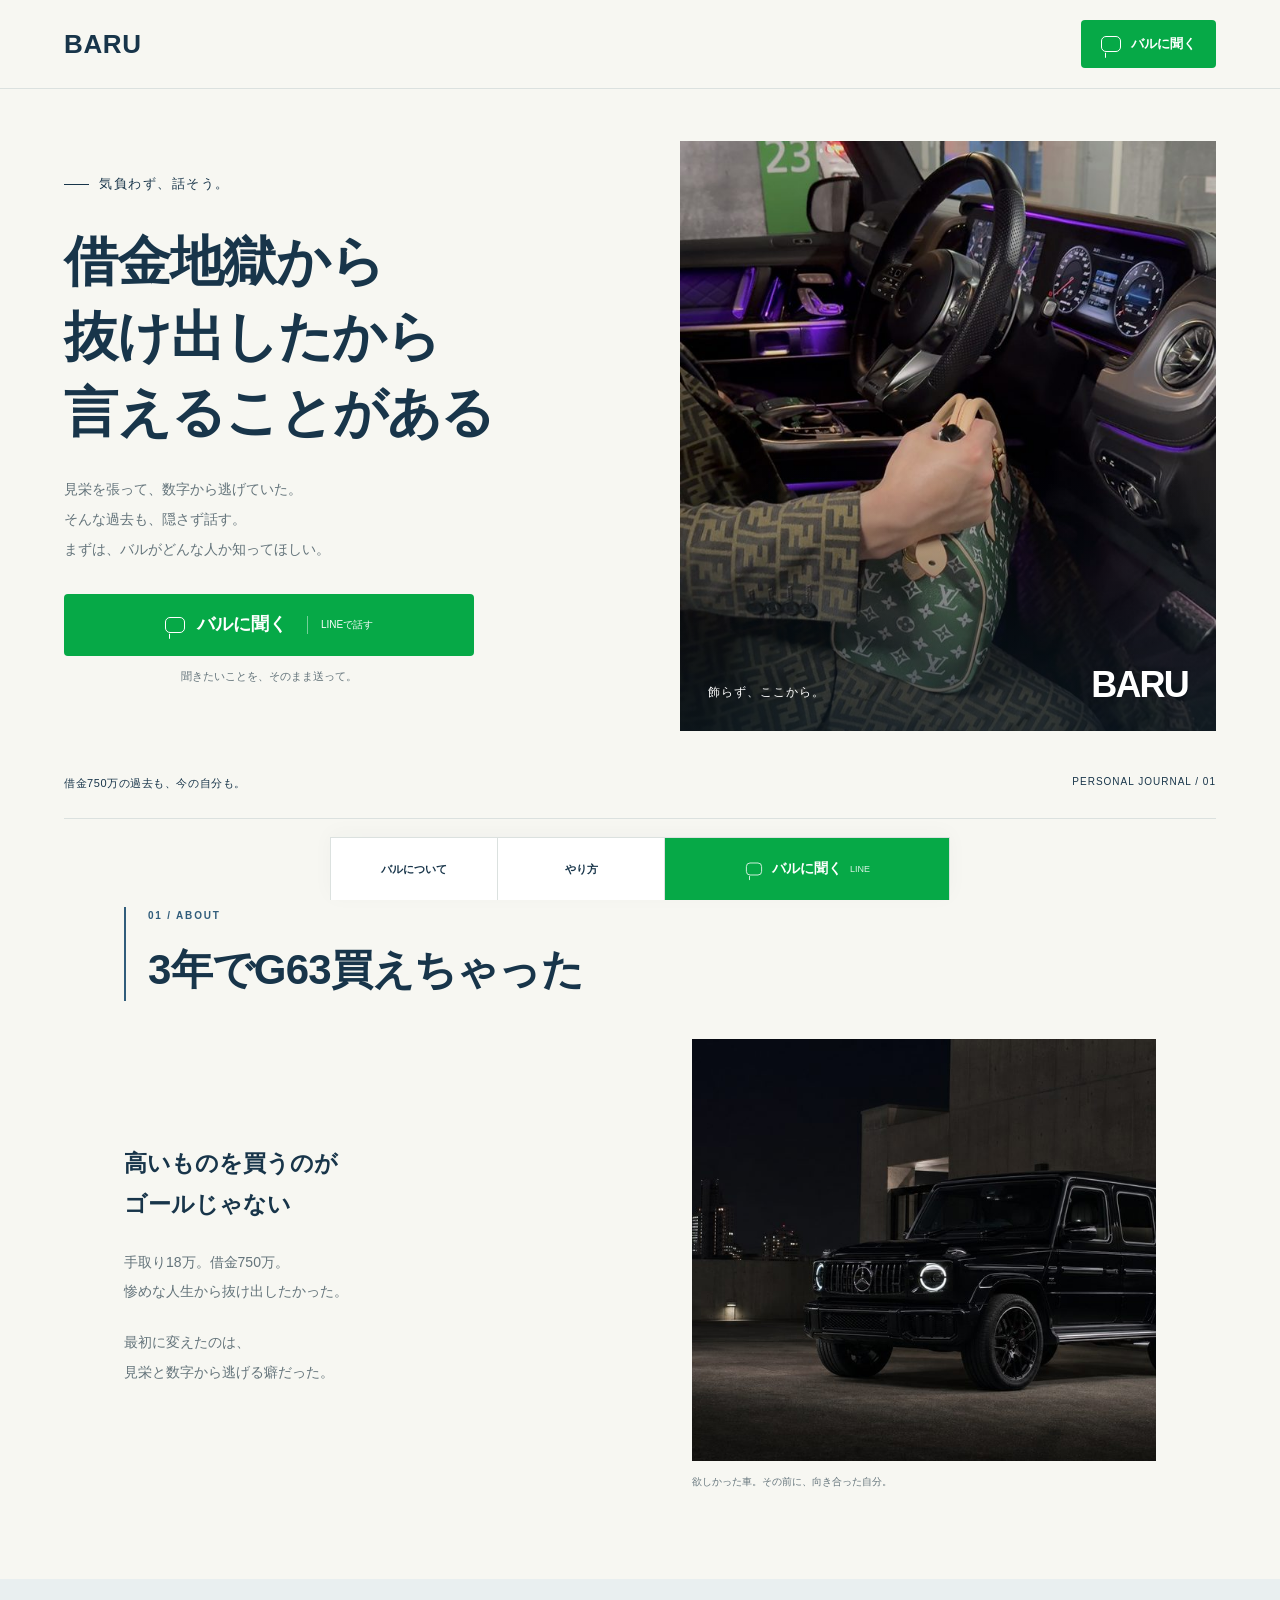
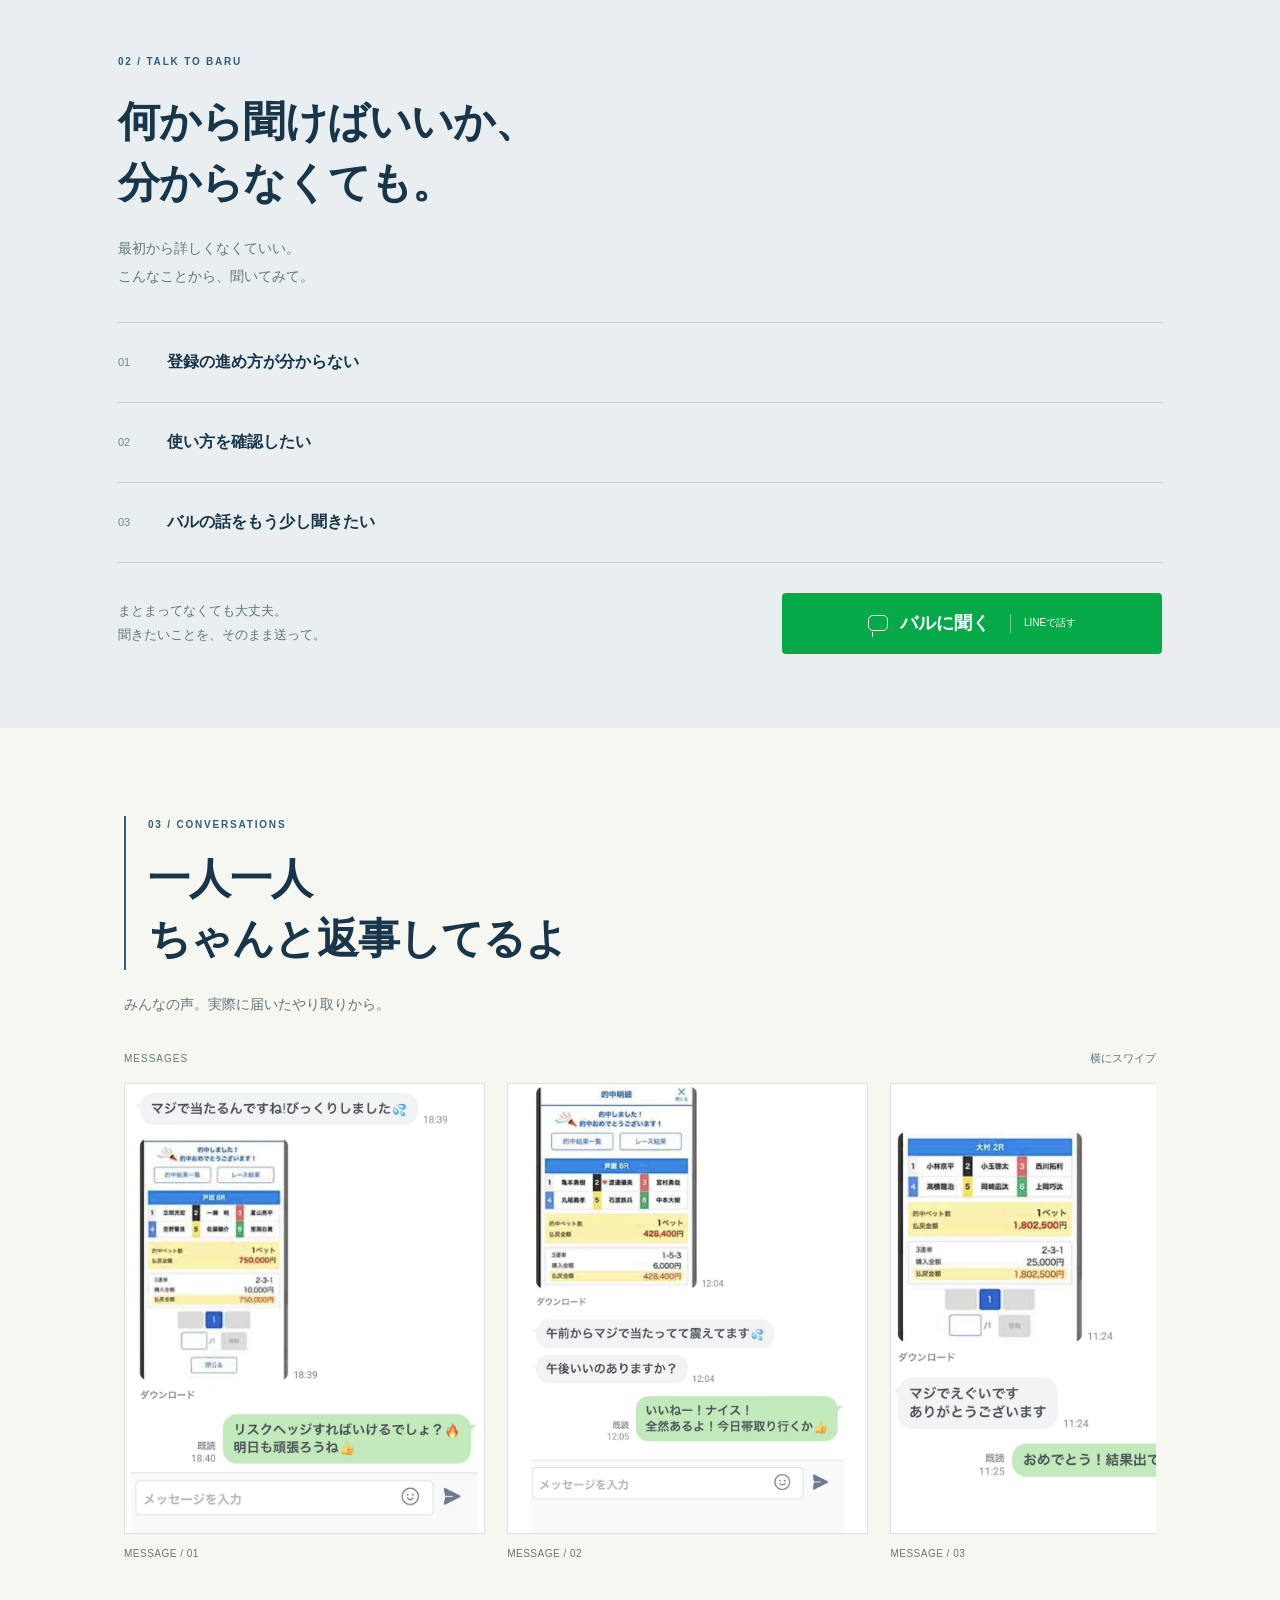
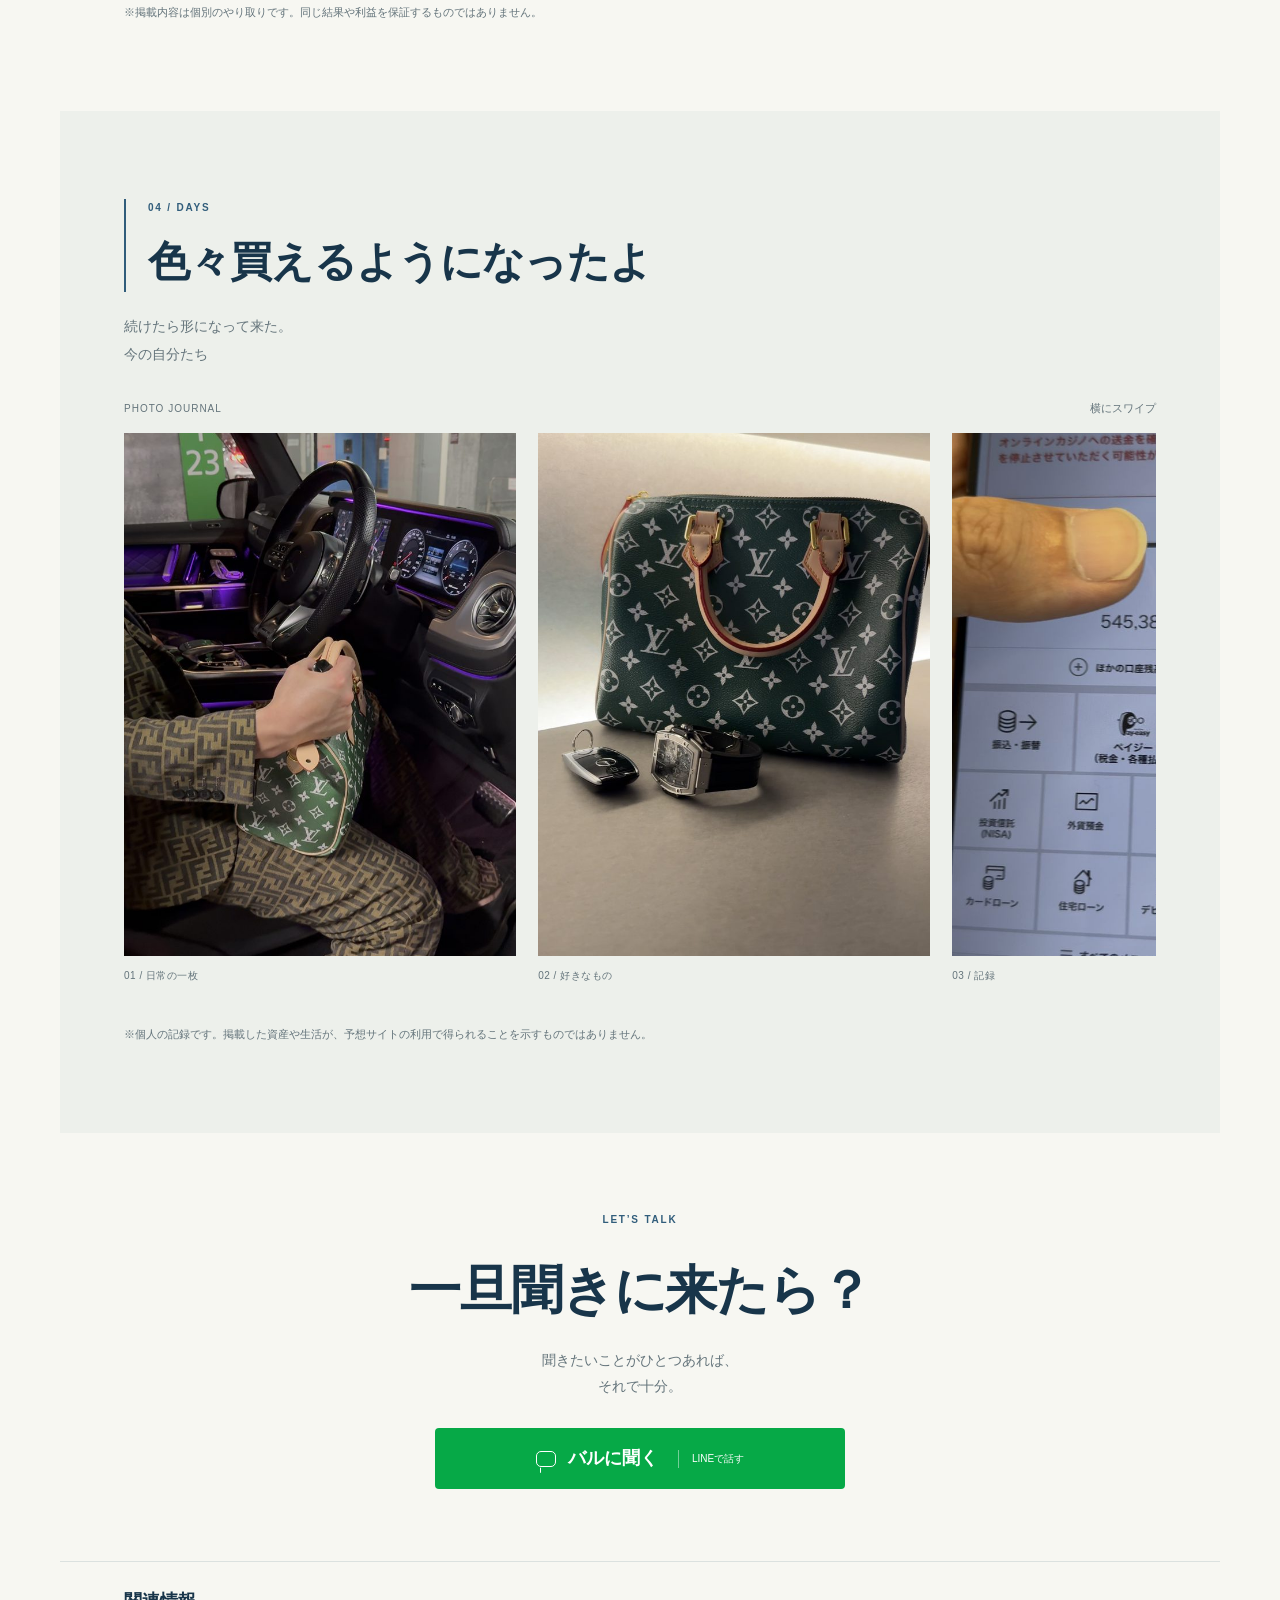
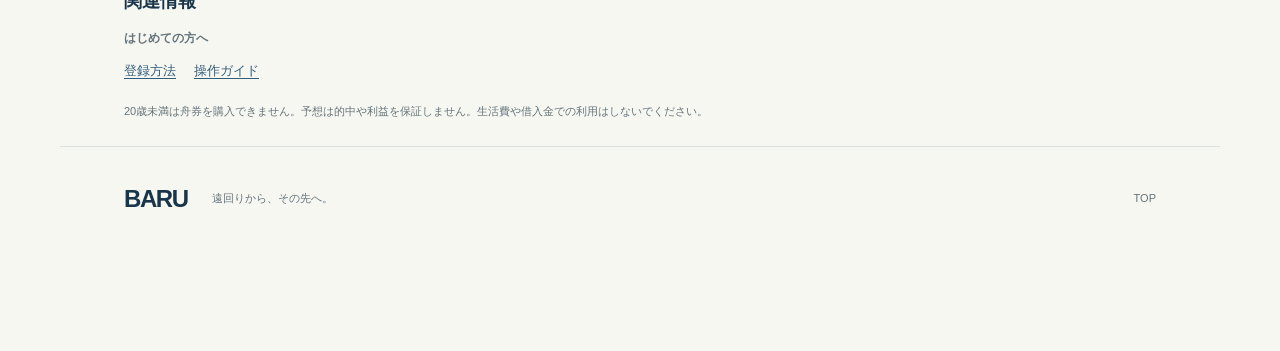
<file: index.html>
<!doctype html>
<html lang="ja">
<head>
<meta charset="utf-8">
<meta name="viewport" content="width=device-width, initial-scale=1">
<meta name="theme-color" content="#18354a">
<title>BARU | 借金地獄から抜け出したから言えることがある</title>
<meta name="description" content="借金750万。見栄と数字から逃げていたバルの記録。登録や使い方の分からないことは、LINEでバルに聞く。">
<link rel="stylesheet" href="./style.css?v=20261102-2">
<style>
  .question-examples{list-style:none;padding:0;margin-bottom:0}
  .question-examples li{display:grid;grid-template-columns:35px minmax(0,1fr);align-items:center;gap:14px;min-height:80px;padding:15px 0;border-bottom:1px solid #c8d2d4}
  .question-examples li>span{font:11px Arial,sans-serif;color:#74858a}
  @media(max-width:700px){.question-examples li{grid-template-columns:23px minmax(0,1fr);gap:9px;min-height:72px}}
  .section.related-section{padding-block:26px 24px;border-top:1px solid var(--border)}
  .related-section h2{font-size:18px;letter-spacing:0}
  .related-section h3{margin:12px 0 0;font-size:12px;color:var(--muted);font-weight:600}
  .related-section ul{display:flex;flex-wrap:wrap;gap:0 18px;list-style:none;margin:0;padding:0}
  .related-section a{display:inline-flex;align-items:center;min-height:44px;color:var(--blue);font-size:13px;text-decoration:underline;text-underline-offset:3px}
  .related-section .safety-note{margin-top:8px;font-size:11px}
</style>
</head>
<body>
<a class="skip-link" href="#main">本文へ</a>
<div class="site-shell">
<header class="site-header">
<a class="brand brand-wordmark" href="#top">BARU</a>
<a class="header-cta" href="https://lin.ee/6KYOaDb" target="_blank" rel="noopener"><span class="chat-icon" aria-hidden="true"></span>バルに聞く</a>
</header>
<main id="main">
<section class="hero" id="top" aria-labelledby="hero-title">
<div class="hero-text">
<p class="eyebrow">気負わず、話そう。</p>
<h1 id="hero-title">借金地獄から<br>抜け出したから<br>言えることがある</h1>
<p class="hero-copy">見栄を張って、数字から逃げていた。<br>そんな過去も、隠さず話す。<br>まずは、バルがどんな人か知ってほしい。</p>
<a class="primary-cta line-cta" href="https://lin.ee/6KYOaDb" target="_blank" rel="noopener"><span class="chat-icon" aria-hidden="true"></span>バルに聞く<span class="cta-platform">LINEで話す</span></a>
<p class="cta-note">聞きたいことを、そのまま送って。</p>
</div>
<figure class="hero-portrait">
<img src="./result-g63-interior.jpg" width="680" height="1200" alt="G63の車内で過ごすバル">
<figcaption><span>飾らず、ここから。</span><b>BARU</b></figcaption>
</figure>
<div class="hero-bottom"><span>借金750万の過去も、今の自分も。</span><span>PERSONAL JOURNAL / 01</span></div>
</section>

<section class="section about-section" id="about">
<div class="section-heading"><p class="label">01 / ABOUT</p><h2>3年でG63買えちゃった</h2></div>
<div class="about-layout">
<div class="story-copy"><p class="lead">高いものを買うのが<br>ゴールじゃない</p><p>手取り18万。借金750万。<br>惨めな人生から抜け出したかった。</p><p>最初に変えたのは、<br>見栄と数字から逃げる癖だった。</p></div>
<figure class="about-photo"><img src="./hero-g63-v2.jpg" loading="lazy" alt="夜のG63"><figcaption>欲しかった車。その前に、向き合った自分。</figcaption></figure>
</div>
</section>

<section class="section support-section" id="support">
<p class="label">02 / TALK TO BARU</p>
<h2>何から聞けばいいか、<br>分からなくても。</h2>
<p class="section-intro">最初から詳しくなくていい。<br>こんなことから、聞いてみて。</p>
<ul class="question-list question-examples">
<li><span aria-hidden="true">01</span><b>登録の進め方が分からない</b></li>
<li><span aria-hidden="true">02</span><b>使い方を確認したい</b></li>
<li><span aria-hidden="true">03</span><b>バルの話をもう少し聞きたい</b></li>
</ul>
<div class="support-bottom"><p>まとまってなくても大丈夫。<br>聞きたいことを、そのまま送って。</p><a class="primary-cta line-cta" href="https://lin.ee/6KYOaDb" target="_blank" rel="noopener"><span class="chat-icon" aria-hidden="true"></span>バルに聞く<span class="cta-platform">LINEで話す</span></a></div>
</section>

<section class="section voices-section" id="voices">
<div class="section-heading"><p class="label">03 / CONVERSATIONS</p><h2>一人一人<br>ちゃんと返事してるよ</h2></div>
<p class="section-intro">みんなの声。実際に届いたやり取りから。</p>
<div class="slider-heading"><span>MESSAGES</span><span>横にスワイプ</span></div>
<div class="voice-slider" tabindex="0" role="region" aria-label="みんなの声・横にスクロール">
<figure class="voice-card"><img src="./voice-hit-01.jpg" loading="lazy" alt="利用者とのLINEのやり取り 1"><figcaption>MESSAGE / 01</figcaption></figure>
<figure class="voice-card"><img src="./voice-hit-02.jpg" loading="lazy" alt="利用者とのLINEのやり取り 2"><figcaption>MESSAGE / 02</figcaption></figure>
<figure class="voice-card"><img src="./voice-hit-03.jpg" loading="lazy" alt="利用者とのLINEのやり取り 3"><figcaption>MESSAGE / 03</figcaption></figure>
<figure class="voice-card"><img src="./voice-hit-04.jpg" loading="lazy" alt="利用者とのLINEのやり取り 4"><figcaption>MESSAGE / 04</figcaption></figure>
</div>
<p class="safety-note">※掲載内容は個別のやり取りです。同じ結果や利益を保証するものではありません。</p>
</section>

<section class="section view-section" id="daily">
<div class="section-heading"><p class="label">04 / DAYS</p><h2>色々買えるようになったよ</h2></div>
<p class="section-intro">続けたら形になって来た。<br>今の自分たち</p>
<div class="slider-heading"><span>PHOTO JOURNAL</span><span>横にスワイプ</span></div>
<div class="result-slider" tabindex="0" role="region" aria-label="バルの日常写真・横にスクロール">
<figure class="result-card"><img src="./result-g63-interior.jpg" loading="lazy" alt="G63の車内"><figcaption>01 / 日常の一枚</figcaption></figure>
<figure class="result-card"><img src="./result-luxury-items.jpg" loading="lazy" alt="バッグと時計"><figcaption>02 / 好きなもの</figcaption></figure>
<figure class="result-card"><img src="./result-balance.jpg" loading="lazy" alt="残高画面"><figcaption>03 / 記録</figcaption></figure>
<figure class="result-card"><img src="./result-cash.jpg" loading="lazy" alt="現金の写真"><figcaption>04 / 記録</figcaption></figure>
</div>
<p class="safety-note">※個人の記録です。掲載した資産や生活が、予想サイトの利用で得られることを示すものではありません。</p>
</section>

<section class="section final-section">
<p class="label">LET’S TALK</p><h2>一旦聞きに来たら？</h2><p>聞きたいことがひとつあれば、<br>それで十分。</p>
<a class="primary-cta line-cta" href="https://lin.ee/6KYOaDb" target="_blank" rel="noopener"><span class="chat-icon" aria-hidden="true"></span>バルに聞く<span class="cta-platform">LINEで話す</span></a>
</section>

<section class="section related-section" id="turning" aria-labelledby="related-title">
  <h2 id="related-title">関連情報</h2>
  <h3 id="how">はじめての方へ</h3>
  <ul>
    <li><a href="./register.html">登録方法</a></li>
    <li><a href="./vote.html">操作ガイド</a></li>
  </ul>
  <p class="safety-note">20歳未満は舟券を購入できません。予想は的中や利益を保証しません。生活費や借入金での利用はしないでください。</p>
</section>
</main>
<footer class="footer"><b>BARU</b><span>遠回りから、その先へ。</span><a href="#top">TOP</a></footer>
</div>
<nav class="bottom-nav" aria-label="固定ナビ"><a href="#about">バルについて</a><a href="#how">やり方</a><a class="win" href="https://lin.ee/6KYOaDb" target="_blank" rel="noopener"><span class="chat-icon" aria-hidden="true"></span>バルに聞く<small>LINE</small></a></nav>
</body>
</html>
</file>
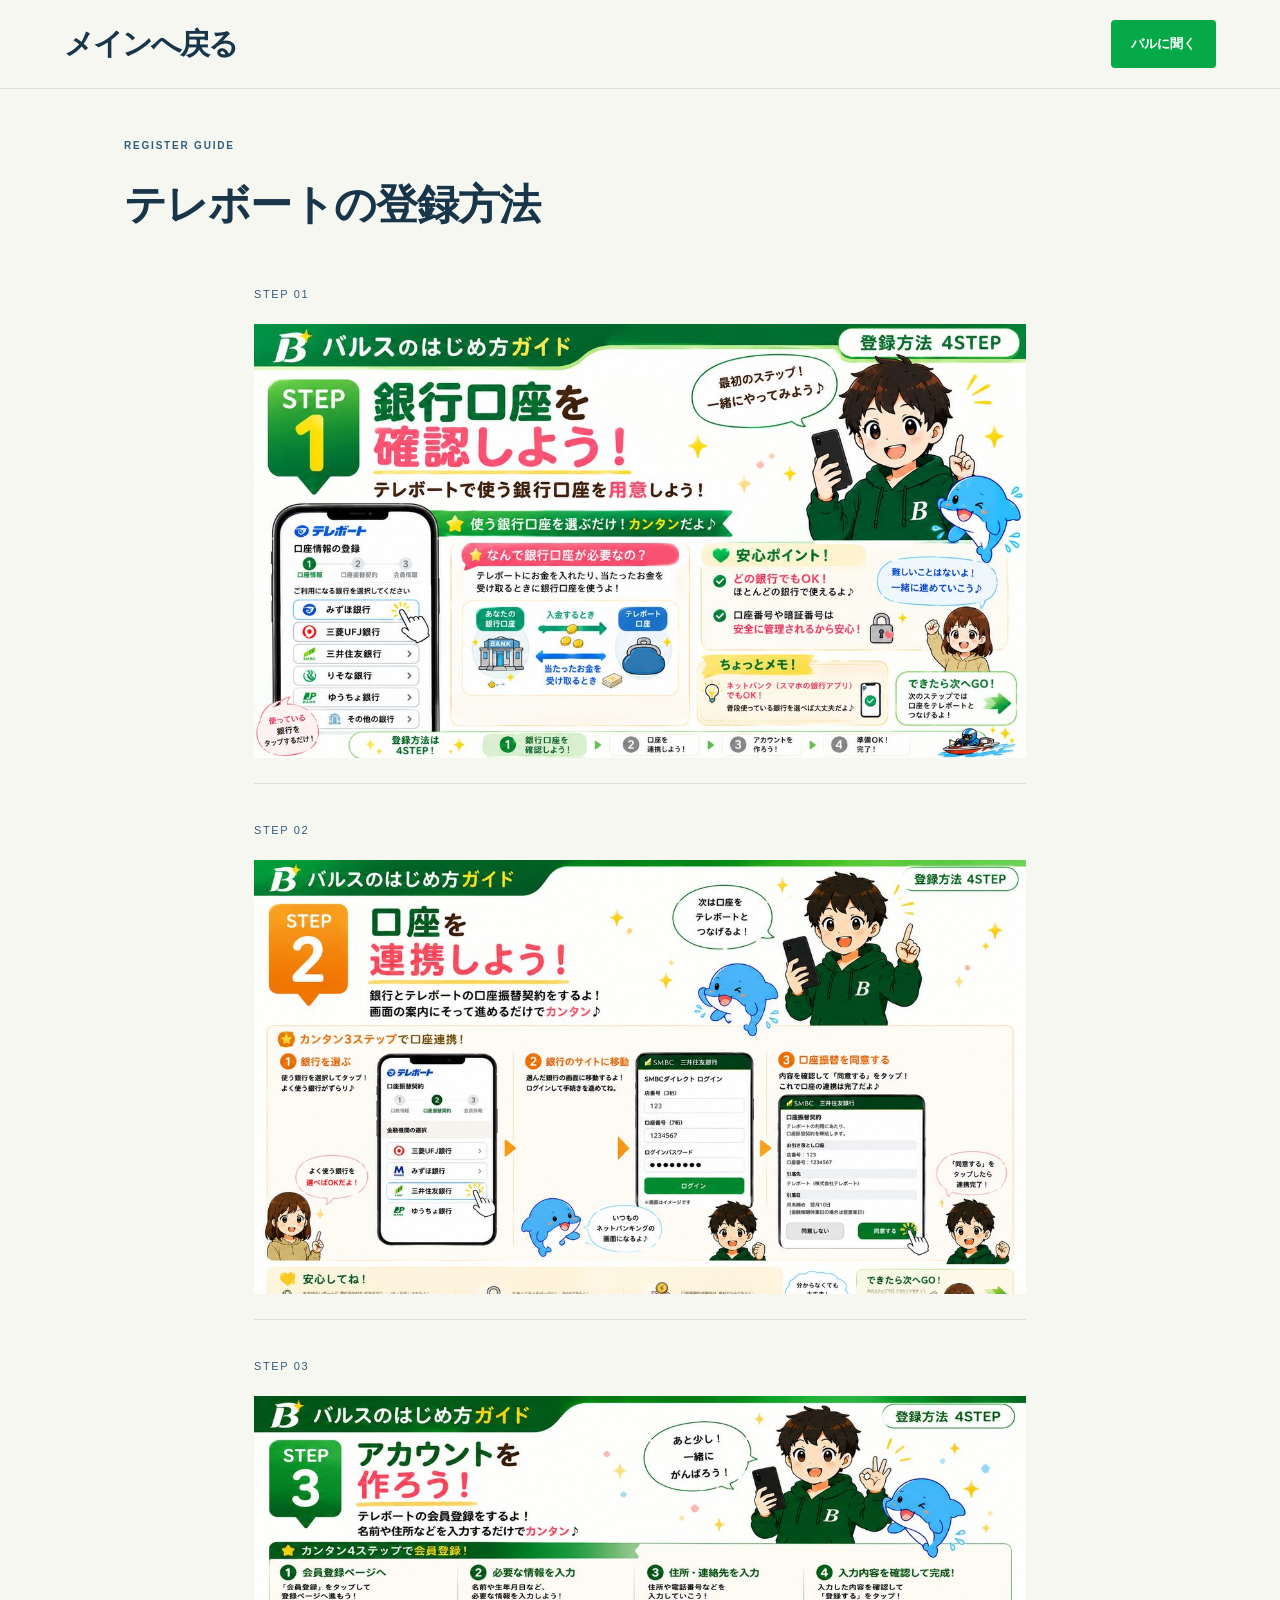
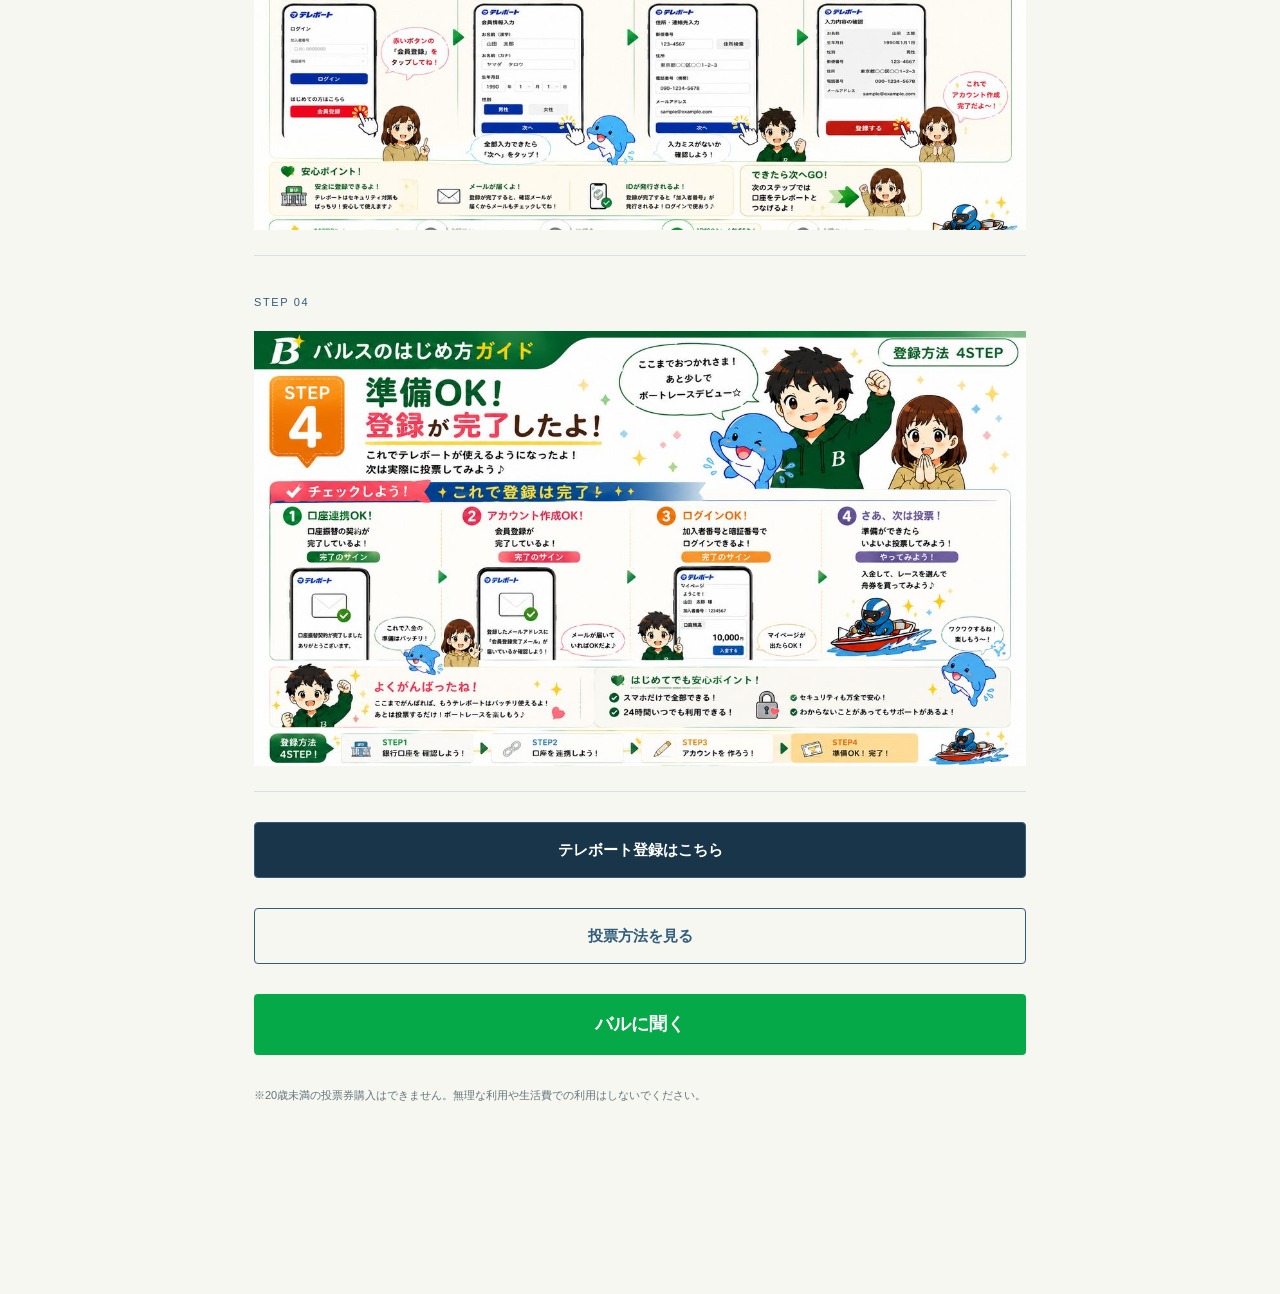
<file: register.html>
<!doctype html>
<html lang="ja">
<head>
  <meta charset="utf-8">
  <meta name="viewport" content="width=device-width, initial-scale=1">
  <title>BARU | テレボート登録方法</title>
  <link rel="stylesheet" href="./style.css?v=20261102-2">
</head>
<body>
  <div class="site-shell">
    <header class="site-header">
      <a class="brand" href="./index.html#how">メインへ戻る</a>
      <a class="header-cta" href="https://lin.ee/6KYOaDb" target="_blank" rel="noopener">バルに聞く</a>
    </header>

    <main>
      <section class="section detail-page">
        <p class="label">REGISTER GUIDE</p>
        <h1>テレボートの登録方法</h1>
      </section>

      <section class="section detail-flow">
        <article class="detail-step">
          <small>STEP 01</small>
          <figure><img src="./baru-register-step-1.jpg" alt="銀行口座確認の図解"></figure>
        </article>

        <article class="detail-step">
          <small>STEP 02</small>
          <figure><img src="./baru-register-step-2.jpg" alt="口座連携の図解"></figure>
        </article>

        <article class="detail-step">
          <small>STEP 03</small>
          <figure><img src="./baru-register-step-3.jpg" alt="アカウント作成の図解"></figure>
        </article>

        <article class="detail-step">
          <small>STEP 04</small>
          <figure><img src="./baru-register-step-4.jpg" alt="登録完了の図解"></figure>
        </article>

        <a class="secondary-cta teleboat-cta" href="https://www.boatrace.jp/bosyu/sp/apply/" target="_blank" rel="noopener">テレボート登録はこちら</a>
        <a class="secondary-cta" href="./vote.html">投票方法を見る</a>
        <a class="primary-cta line-cta large" href="https://lin.ee/6KYOaDb" target="_blank" rel="noopener">バルに聞く</a>
        <p class="safety-note">※20歳未満の投票券購入はできません。無理な利用や生活費での利用はしないでください。</p>
      </section>
    </main>
  </div>
</body>
</html>
</file>
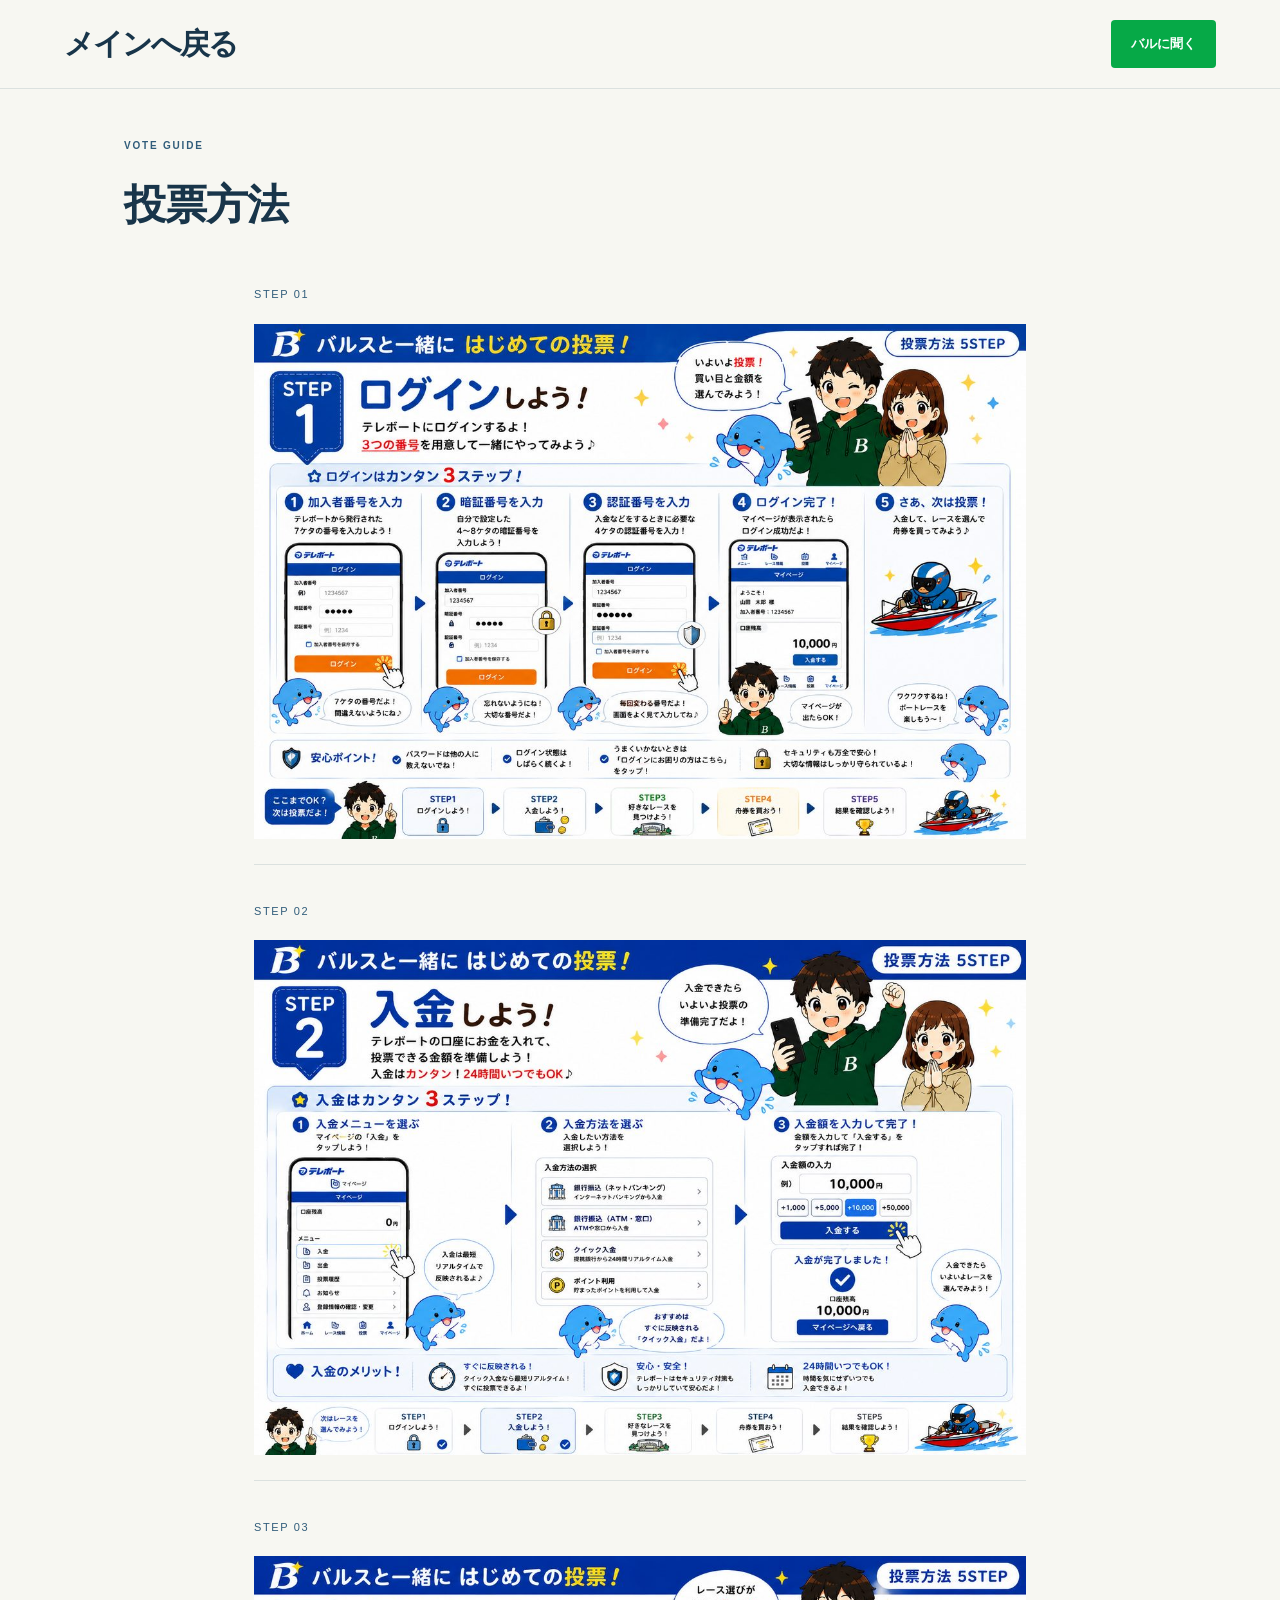
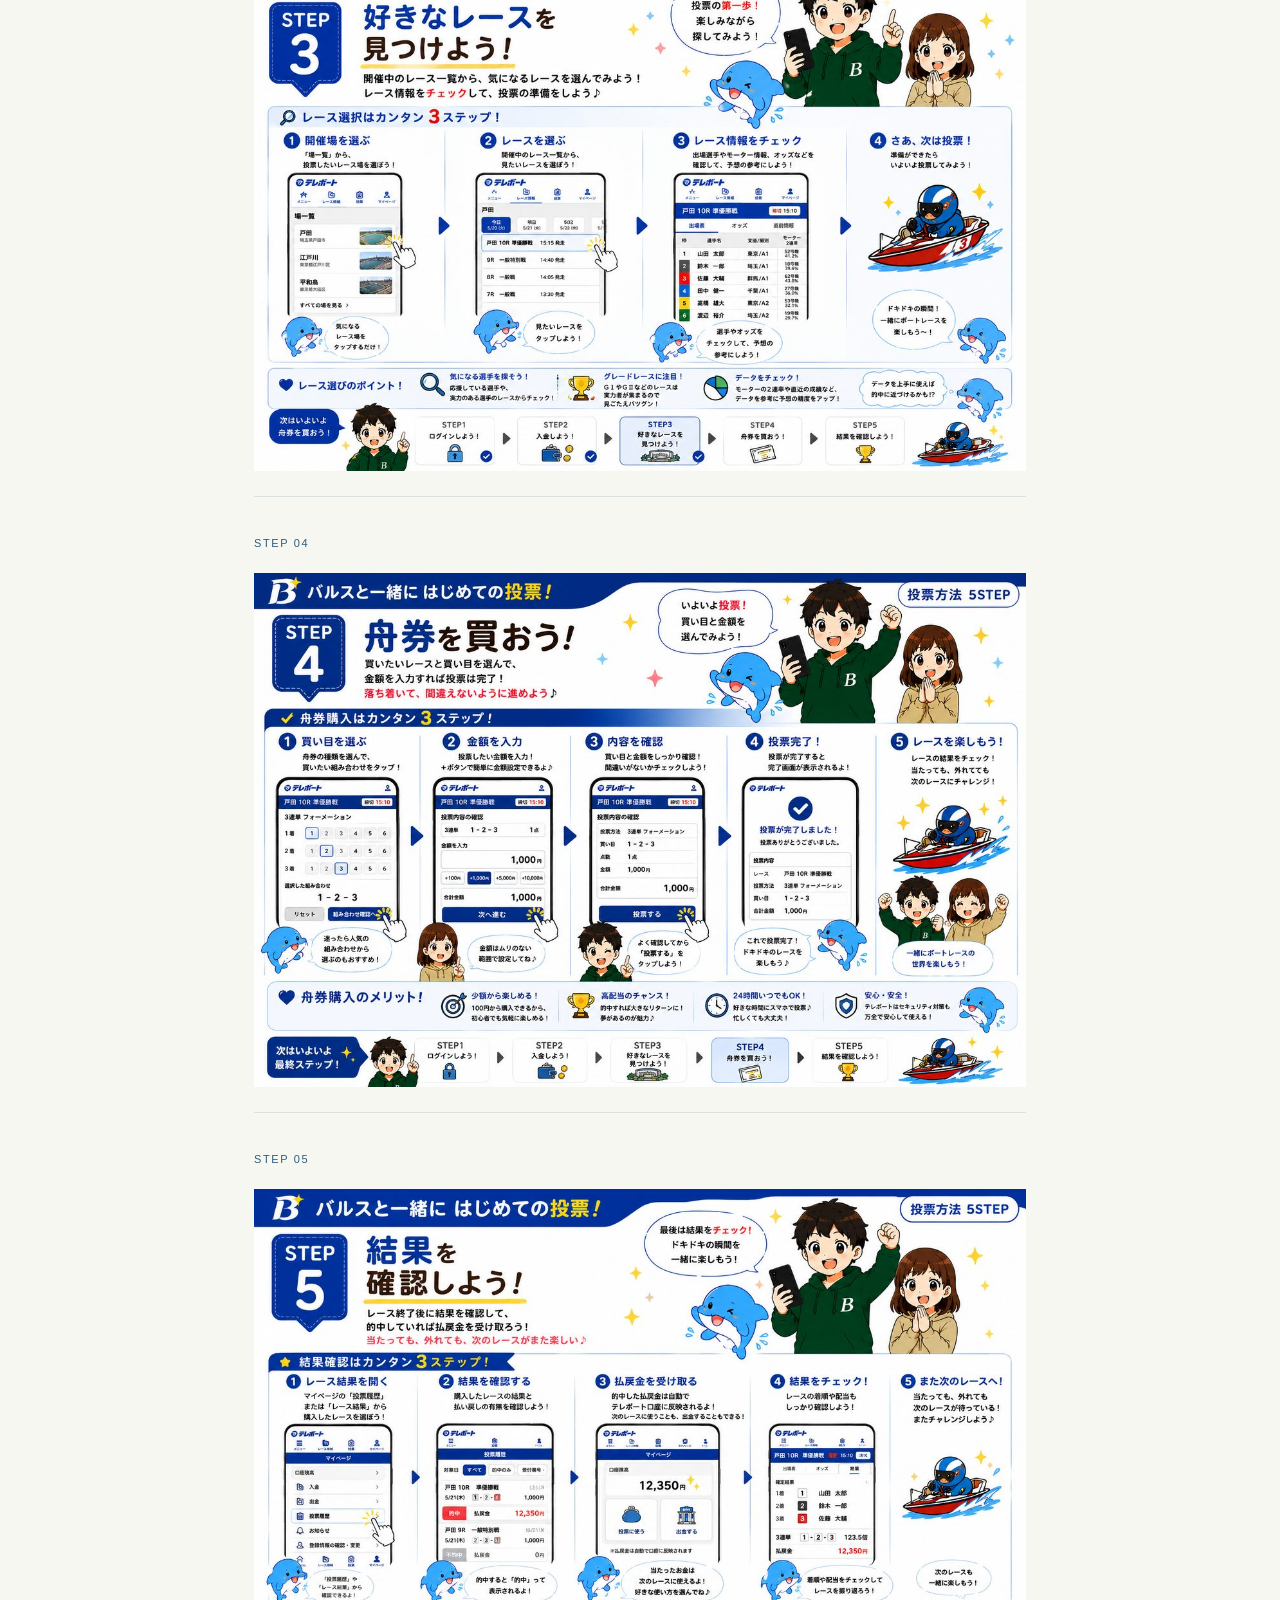
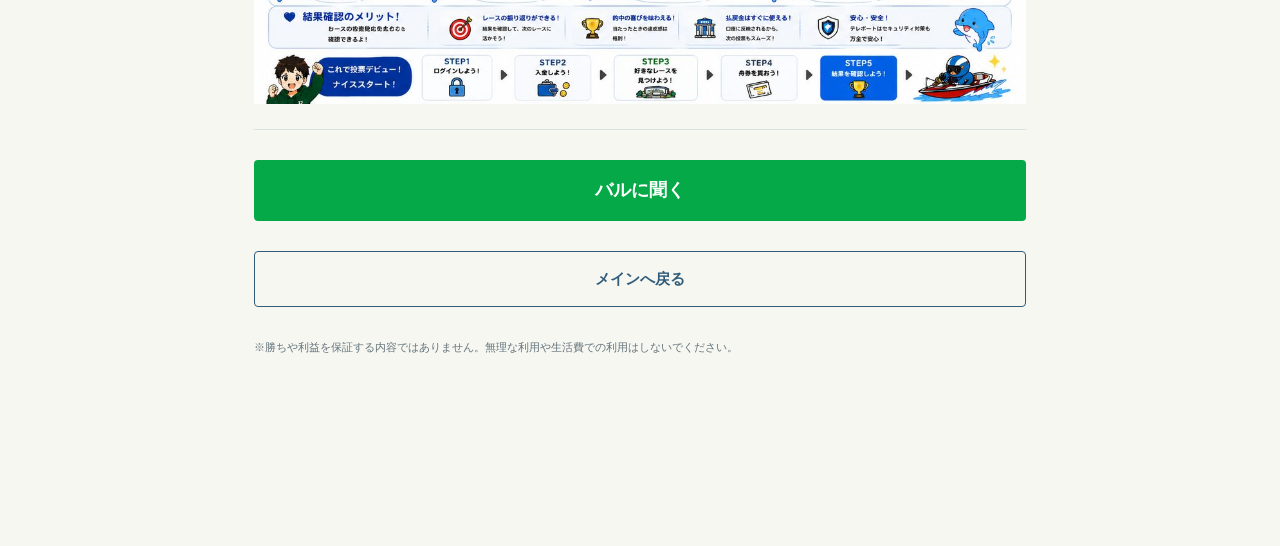
<file: vote.html>
<!doctype html>
<html lang="ja">
<head>
  <meta charset="utf-8">
  <meta name="viewport" content="width=device-width, initial-scale=1">
  <title>BARU | 投票方法</title>
  <link rel="stylesheet" href="./style.css?v=20261102-2">
</head>
<body>
  <div class="site-shell">
    <header class="site-header">
      <a class="brand" href="./index.html#how">メインへ戻る</a>
      <a class="header-cta" href="https://lin.ee/6KYOaDb" target="_blank" rel="noopener">バルに聞く</a>
    </header>

    <main>
      <section class="section detail-page">
        <p class="label">VOTE GUIDE</p>
        <h1>投票方法</h1>
      </section>

      <section class="section detail-flow">
        <article class="detail-step">
          <small>STEP 01</small>
          <figure><img src="./baru-vote-step-1.jpg" alt="ログインの図解"></figure>
        </article>

        <article class="detail-step">
          <small>STEP 02</small>
          <figure><img src="./baru-vote-step-2.jpg" alt="入金の図解"></figure>
        </article>

        <article class="detail-step">
          <small>STEP 03</small>
          <figure><img src="./baru-vote-step-3.jpg" alt="レース選択の図解"></figure>
        </article>

        <article class="detail-step">
          <small>STEP 04</small>
          <figure><img src="./baru-vote-step-4.jpg" alt="舟券購入の図解"></figure>
        </article>

        <article class="detail-step">
          <small>STEP 05</small>
          <figure><img src="./baru-vote-step-5.jpg" alt="結果確認の図解"></figure>
        </article>

        <a class="primary-cta line-cta large" href="https://lin.ee/6KYOaDb" target="_blank" rel="noopener">バルに聞く</a>
        <a class="secondary-cta" href="./index.html#how">メインへ戻る</a>
        <p class="safety-note">※勝ちや利益を保証する内容ではありません。無理な利用や生活費での利用はしないでください。</p>
      </section>
    </main>
  </div>
</body>
</html>
</file>
<file: style.css>
:root{--paper:#f7f7f2;--white:#fff;--ink:#18354a;--muted:#64747b;--blue:#315d7b;--line:#06a947;--border:#dbe1df;--font:"Yu Gothic","Hiragino Kaku Gothic ProN",Meiryo,sans-serif}
*{box-sizing:border-box}html{scroll-behavior:smooth;scroll-padding-top:90px}body{margin:0;padding-bottom:100px;background:var(--paper);color:var(--ink);font-family:var(--font);font-weight:500;line-height:1.85}a{color:inherit;text-decoration:none}img{display:block;max-width:100%;height:auto}figure,h1,h2,p{margin:0}a{-webkit-tap-highlight-color:transparent}a:focus-visible,[tabindex]:focus-visible{outline:3px solid #087fbd;outline-offset:5px}a:hover{opacity:.88}h1,h2{font-weight:700;letter-spacing:-.055em;line-height:1.45}.site-shell{width:100%;margin:auto}.skip-link{position:fixed;left:20px;top:-100px;background:#fff;padding:10px;z-index:100}.skip-link:focus{top:10px}
.site-header{position:sticky;top:0;z-index:30;display:flex;align-items:center;justify-content:space-between;gap:20px;max-width:1440px;margin:auto;padding:20px 5%;background:rgba(247,247,242,.96);border-bottom:1px solid var(--border)}.brand{display:flex;align-items:center;gap:22px;font-family:Arial,sans-serif;font-size:30px;line-height:1;font-weight:800;letter-spacing:-.07em}.brand-note{font:500 11px/1.4 var(--font);letter-spacing:.08em}.header-cta{display:flex;align-items:center;justify-content:center;gap:10px;min-height:48px;padding:0 20px;background:var(--line);border-radius:4px;color:#fff;font-size:13px;font-weight:700}.chat-icon{position:relative;display:inline-block;flex:0 0 20px;width:20px;height:16px;border:1.7px solid currentColor;border-radius:5px}.chat-icon:after{content:"";position:absolute;left:3px;bottom:-5px;width:5px;height:5px;border-left:1.7px solid currentColor;background:inherit;transform:skewY(-35deg)}
.hero{max-width:1280px;display:grid;grid-template-columns:1fr 1fr;align-items:center;gap:0 7%;padding:52px 5% 0;margin:auto}.hero-text{padding:20px 0 34px}.eyebrow{display:flex;align-items:center;gap:10px;font-size:13px;letter-spacing:.12em;margin-bottom:28px}.eyebrow:before{content:"";width:25px;height:1px;background:var(--ink)}h1{font-size:clamp(42px,4.5vw,64px);line-height:1.4;letter-spacing:-.06em}.hero-copy{font-size:14px;line-height:2.15;color:var(--muted);margin-top:24px}.hero-portrait{position:relative;align-self:stretch;min-height:590px;overflow:hidden;background:#24343b}.hero-portrait:after{content:"";position:absolute;inset:55% 0 0;background:linear-gradient(transparent,rgba(10,25,34,.72));pointer-events:none}.hero-portrait img{width:100%;height:100%;position:absolute;inset:0;object-fit:cover;object-position:49% 40%}.hero-portrait figcaption{position:absolute;bottom:28px;left:28px;right:28px;z-index:1;color:#fff;display:flex;align-items:flex-end;justify-content:space-between}.hero-portrait figcaption span{font-size:12px;letter-spacing:.08em}.hero-portrait figcaption b{font:800 36px/1 Arial,sans-serif;letter-spacing:-.05em}.hero-bottom{grid-column:1/-1;display:flex;justify-content:space-between;gap:16px;padding:22px 0 25px;margin-top:20px;border-bottom:1px solid var(--border);font-size:11px;letter-spacing:.05em}.hero-bottom span:last-child{font:10px/1.8 Arial,sans-serif;letter-spacing:.1em}
.primary-cta{display:flex;align-items:center;justify-content:center;gap:12px;min-height:60px;margin-top:30px;padding:14px 22px;max-width:410px;border-radius:4px;background:var(--line);color:#fff;font-size:18px;font-weight:700;letter-spacing:.04em}.cta-platform{font-size:10px;font-weight:500;border-left:1px solid #ffffff70;padding-left:13px;margin-left:8px;letter-spacing:0}.cta-note{font-size:11px;color:var(--muted);margin-top:10px;max-width:410px;text-align:center}.section{max-width:1160px;padding:88px 5%;margin:auto;scroll-margin-top:12px}.label{font-family:Arial,sans-serif;font-size:10px;font-weight:600;letter-spacing:.18em;color:var(--blue);margin-bottom:20px}h2{font-size:clamp(28px,3.5vw,42px)}.section-intro{font-size:14px;line-height:2;color:var(--muted);margin-top:20px}.section-heading{border-left:2px solid var(--blue);padding-left:22px}.section-heading .label{margin-bottom:14px}.about-layout{display:grid;grid-template-columns:1fr 1fr;gap:10%;align-items:center;margin-top:38px}.story-copy{font-size:14px;line-height:2.1;color:var(--muted)}.story-copy p+p{margin-top:22px}.story-copy .lead{font-size:23px;font-weight:700;line-height:1.8;color:var(--ink)}.about-photo img{width:100%;aspect-ratio:1.1;object-fit:cover;object-position:64% center}.about-photo figcaption{font-size:10px;color:var(--muted);margin-top:12px}
.support-section{max-width:none;padding:74px max(5%,calc((100vw - 1044px)/2));background:#e9eff0}.question-list{margin-top:32px;border-top:1px solid #c8d2d4}.question-list a{min-height:80px;display:grid;grid-template-columns:35px 1fr auto;gap:14px;align-items:center;border-bottom:1px solid #c8d2d4;padding:15px 0}.question-list a>span{font:11px Arial,sans-serif;color:#74858a}.question-list b{font-size:16px;font-weight:600}.question-list small{font-size:11px;color:var(--blue);border-bottom:1px solid var(--blue)}.support-bottom{display:flex;align-items:center;justify-content:space-between;gap:30px;margin-top:30px}.support-bottom p{color:var(--muted);font-size:13px}.support-bottom .primary-cta{margin:0;flex:1;max-width:380px}
.slider-heading{display:flex;justify-content:space-between;gap:20px;align-items:center;margin:30px 0 14px;font-size:11px;color:var(--muted)}.slider-heading span:first-child{font:10px Arial,sans-serif;letter-spacing:.1em}.voice-slider,.result-slider{display:flex;gap:22px;overflow-x:auto;overscroll-behavior-x:contain;scroll-snap-type:x mandatory;scroll-padding-inline:0;scrollbar-width:thin;scrollbar-color:#9bacb2 transparent;padding-bottom:18px}.voice-card,.result-card{flex:0 0 35%;scroll-snap-align:start;min-width:0}.voice-card img{width:100%;aspect-ratio:4/5;object-fit:contain;background:#fff;border:1px solid var(--border)}.voice-card figcaption,.result-card figcaption{font:10px/1.6 Arial,var(--font);letter-spacing:.05em;color:var(--muted);margin-top:12px}.safety-note{font-size:11px;line-height:1.9;color:var(--muted);margin-top:22px}.turning-section{border-top:1px solid var(--border);border-bottom:1px solid var(--border)}.recommend-grid{display:grid;gap:34px;margin-top:34px;max-width:780px}.recommend-card{display:block;background:#fff;border:1px solid var(--border)}.recommend-card figure{margin:0;background:#fff}.recommend-card img{width:100%;height:auto;object-fit:contain;object-position:top}.recommend-caption{display:flex;gap:16px;align-items:center;justify-content:space-between;padding:20px 24px}.recommend-caption small{font-size:10px;color:var(--muted)}.recommend-caption b{display:block;font:600 22px/1.5 Arial,var(--font)}.site-link{font-size:12px;font-weight:700;color:var(--blue);padding:10px 0;border-bottom:1px solid var(--blue);white-space:nowrap}
.guide-grid{display:grid;gap:0;margin-top:30px;border-top:1px solid var(--border)}.guide-card{display:grid;grid-template-columns:58px 1fr 30px;gap:20px;align-items:center;min-height:124px;border-bottom:1px solid var(--border);padding:20px 4px}.guide-icon{width:52px;height:52px;display:grid;place-items:center;color:var(--blue);background:#e9eff0;border-radius:50%}.guide-icon svg{width:32px;height:32px;stroke:currentColor;stroke-width:1.6;stroke-linecap:round;stroke-linejoin:round}.guide-label{font:9px Arial,sans-serif;letter-spacing:.12em;color:var(--muted)}.guide-card b{display:block;font-size:19px;font-weight:600;margin-top:5px}.guide-card p{font-size:11px;color:var(--blue);margin-top:5px}.guide-action{font-size:24px;font-weight:400}.view-section{background:#edf0eb}.result-card{flex-basis:38%}.result-card img{width:100%;aspect-ratio:3/4;object-fit:cover;object-position:center}.result-card:nth-child(3) img{object-position:center 35%}.final-section{padding-top:78px;padding-bottom:72px;text-align:center}.final-section .label{margin-bottom:24px}.final-section h2{font-size:clamp(32px,4.5vw,52px)}.final-section>p:not(.label):not(.safety-note){font-size:14px;color:var(--muted);margin-top:20px}.final-section .primary-cta{margin:28px auto 0}.final-section .safety-note{max-width:620px;margin:26px auto 0}.footer{display:flex;align-items:center;gap:24px;max-width:1160px;margin:auto;padding:28px 5%;border-top:1px solid var(--border);font-size:11px;color:var(--muted)}.footer b{font:800 24px Arial,sans-serif;color:var(--ink);letter-spacing:-.06em}.footer a{margin-left:auto;min-height:48px;display:flex;align-items:center}
.bottom-nav{position:fixed;bottom:0;left:0;right:0;z-index:40;display:grid;grid-template-columns:1fr 1fr 1.7fr;max-width:620px;margin:auto;background:#fff;border:1px solid var(--border);border-bottom:0;padding-bottom:env(safe-area-inset-bottom);box-shadow:0 -4px 20px #18354a08}.bottom-nav>a{display:flex;justify-content:center;align-items:center;gap:8px;min-height:62px;font-size:11px;font-weight:600;border-right:1px solid var(--border)}.bottom-nav .win{background:var(--line);color:#fff;font-size:14px;border:0}.bottom-nav small{font:9px Arial,sans-serif;opacity:.85}.bottom-nav .chat-icon{transform:scale(.8)}
.detail-page{padding-top:48px;padding-bottom:20px}.detail-page h1{font-size:clamp(23px,5vw,42px);white-space:nowrap}.detail-flow{padding-top:24px;max-width:900px;display:grid;gap:30px}.detail-step{border-bottom:1px solid var(--border);padding-bottom:25px}.detail-step small{font:11px Arial,sans-serif;color:var(--blue);letter-spacing:.15em}.detail-step figure{margin:16px 0 0}.detail-step img{width:100%;height:auto}.secondary-cta{display:flex;align-items:center;justify-content:center;min-height:56px;padding:12px 20px;border:1px solid var(--blue);color:var(--blue);font-weight:700;font-size:15px;border-radius:4px}.teleboat-cta{background:var(--ink);color:#fff}.detail-flow .primary-cta{max-width:none;margin:0}.detail-flow .safety-note{margin:0}
@media(max-width:700px){html{scroll-padding-top:76px}.site-header{padding:14px 22px;gap:14px}.brand{font-size:27px}.brand-note{display:none}.header-cta{font-size:11px;min-height:48px;padding:0 14px}.header-cta .chat-icon{transform:scale(.8)}.hero{padding:28px 24px 0;grid-template-columns:1fr;gap:0}.hero-text{padding:0 0 27px}.eyebrow{font-size:11px;margin-bottom:18px}h1{font-size:clamp(36px,10.7vw,54px);line-height:1.45}.hero-copy{font-size:12px;margin-top:19px;line-height:2}.hero .primary-cta{margin-top:23px;max-width:none}.primary-cta{font-size:16px;min-height:58px;gap:10px;padding:12px 16px}.cta-platform{font-size:10px;padding-left:12px;margin-left:4px}.cta-note{max-width:none;font-size:10px}.hero-portrait{min-height:0;height:355px}.hero-portrait img{object-position:center 41%}.hero-portrait figcaption{left:20px;bottom:20px;right:20px}.hero-portrait figcaption b{font-size:30px}.hero-portrait figcaption span{font-size:10px}.hero-bottom{margin-top:0;padding:18px 0;font-size:10px}.hero-bottom span:last-child{display:none}.section{padding:58px 24px}.label{font-size:9px;margin-bottom:16px}.section-heading{padding-left:16px}.section-heading .label{margin-bottom:12px}h2{font-size:28px;line-height:1.5}.section-intro{font-size:12px;margin-top:18px}.about-layout{grid-template-columns:1fr;gap:28px;margin-top:28px}.story-copy{font-size:13px}.story-copy .lead{font-size:21px}.story-copy p+p{margin-top:18px}.about-photo img{aspect-ratio:1.4}.about-photo figcaption{font-size:9px}.support-section{padding:52px 24px}.question-list{margin-top:27px}.question-list a{grid-template-columns:23px 1fr;gap:0 9px;min-height:85px}.question-list a>span{grid-row:1/3;font-size:10px}.question-list b{font-size:13px}.question-list small{grid-column:2;width:max-content;font-size:10px;border:0}.support-bottom{display:block;margin-top:26px}.support-bottom p{font-size:12px}.support-bottom .primary-cta{margin-top:22px;max-width:none}.slider-heading{margin-top:26px;font-size:10px}.voice-slider,.result-slider{gap:15px;margin-right:-24px;padding-right:24px}.voice-card{flex-basis:86%}.result-card{flex-basis:82%}.safety-note{font-size:10px;line-height:1.85;margin-top:17px}.recommend-grid{gap:24px;margin-top:28px}.recommend-caption{padding:17px 16px;display:block}.recommend-caption b{font-size:21px}.site-link{display:flex;justify-content:center;min-height:48px;margin-top:16px;padding:12px;background:var(--ink);color:#fff;border:0;border-radius:3px;font-size:13px}.guide-card{grid-template-columns:46px 1fr 18px;gap:13px;padding:18px 0;min-height:115px}.guide-icon{width:44px;height:44px}.guide-icon svg{width:28px;height:28px}.guide-card b{font-size:16px;letter-spacing:-.04em}.guide-card p{font-size:10px}.guide-action{font-size:20px}.final-section{padding-top:58px;padding-bottom:48px}.final-section h2{font-size:34px}.final-section .primary-cta{max-width:none}.footer{padding:18px 24px;gap:16px}.footer span{font-size:9px}.footer b{font-size:22px}.detail-page{padding-top:38px;padding-bottom:10px}.detail-flow{padding-top:20px;gap:22px}.detail-flow .primary-cta{margin:0}.detail-page h1{font-size:clamp(22px,6.2vw,38px);letter-spacing:-.06em}.site-header .brand:not(:has(.brand-note)){font-family:var(--font);font-size:12px;letter-spacing:0}.bottom-nav .win{font-size:13px}.bottom-nav>a{min-height:62px;font-size:10px}}
/* Text-first site recommendations: no promotional illustration. */
.recommend-card.recommend-editorial{--accent:#245d83;padding:30px 32px 26px;background:#fff;border:0;border-top:3px solid var(--accent);box-shadow:none}
.recommend-card.recommend-hamon{--accent:#315d4e}
.recommend-meta{display:flex;align-items:center;gap:15px;color:var(--accent)}
.recommend-meta>span{font:500 12px/1 Arial,sans-serif;letter-spacing:.1em}
.recommend-meta>small{font-size:10px;letter-spacing:.08em}
.recommend-name{margin-top:27px}
.recommend-name>b{display:block;font:600 clamp(28px,4vw,38px)/1.3 Arial,var(--font);letter-spacing:-.035em;color:var(--accent)}
.recommend-name>b>span{font:500 13px/1 Arial,sans-serif;letter-spacing:.16em;margin-left:17px;vertical-align:middle}
.recommend-name>span{display:block;margin-top:8px;font-size:10px;letter-spacing:.12em;color:var(--muted)}
.recommend-description{font-size:13px;line-height:1.95;color:var(--muted);margin-top:20px}
.recommend-editorial .site-link{display:flex;flex-wrap:wrap;align-items:center;justify-content:space-between;gap:4px 16px;min-height:54px;margin-top:28px;padding:13px 18px;border:0;border-radius:3px;background:var(--accent);color:#fff;font-size:13px}
.recommend-editorial .site-link small{font-size:10px;font-weight:400;opacity:.9}
@media(max-width:700px){.recommend-card.recommend-editorial{padding:24px 22px 22px}.recommend-name{margin-top:23px}.recommend-description{font-size:12px}.recommend-editorial .site-link{margin-top:23px;padding:13px 14px}.recommend-editorial .site-link small{font-size:9px}}
:root{--font:-apple-system,BlinkMacSystemFont,"Segoe UI","Hiragino Sans",Meiryo,Arial,sans-serif}
body{font-weight:400}
h1,h2{font-weight:600;letter-spacing:-.02em}
h1{font-size:clamp(38px,4.2vw,56px)}
.site-header .brand-wordmark{display:inline-flex;flex-shrink:0;white-space:nowrap;min-height:48px;font-family:Arial,sans-serif;font-size:26px;font-weight:700;letter-spacing:.025em}
.brand-note{display:none}
.header-cta{flex-shrink:0;white-space:nowrap}
.primary-cta,.guide-card b,.question-list b{letter-spacing:0;font-weight:600}
@media(max-width:700px){h1{font-size:clamp(30px,8.5vw,44px)}h2{font-size:26px}.site-header{gap:12px;padding:10px 22px}.site-header .brand-wordmark{font-family:Arial,sans-serif;font-size:24px;letter-spacing:.025em;font-weight:700}.final-section h2{font-size:30px}}
@media(prefers-reduced-motion:reduce){html{scroll-behavior:auto}}
</file>
